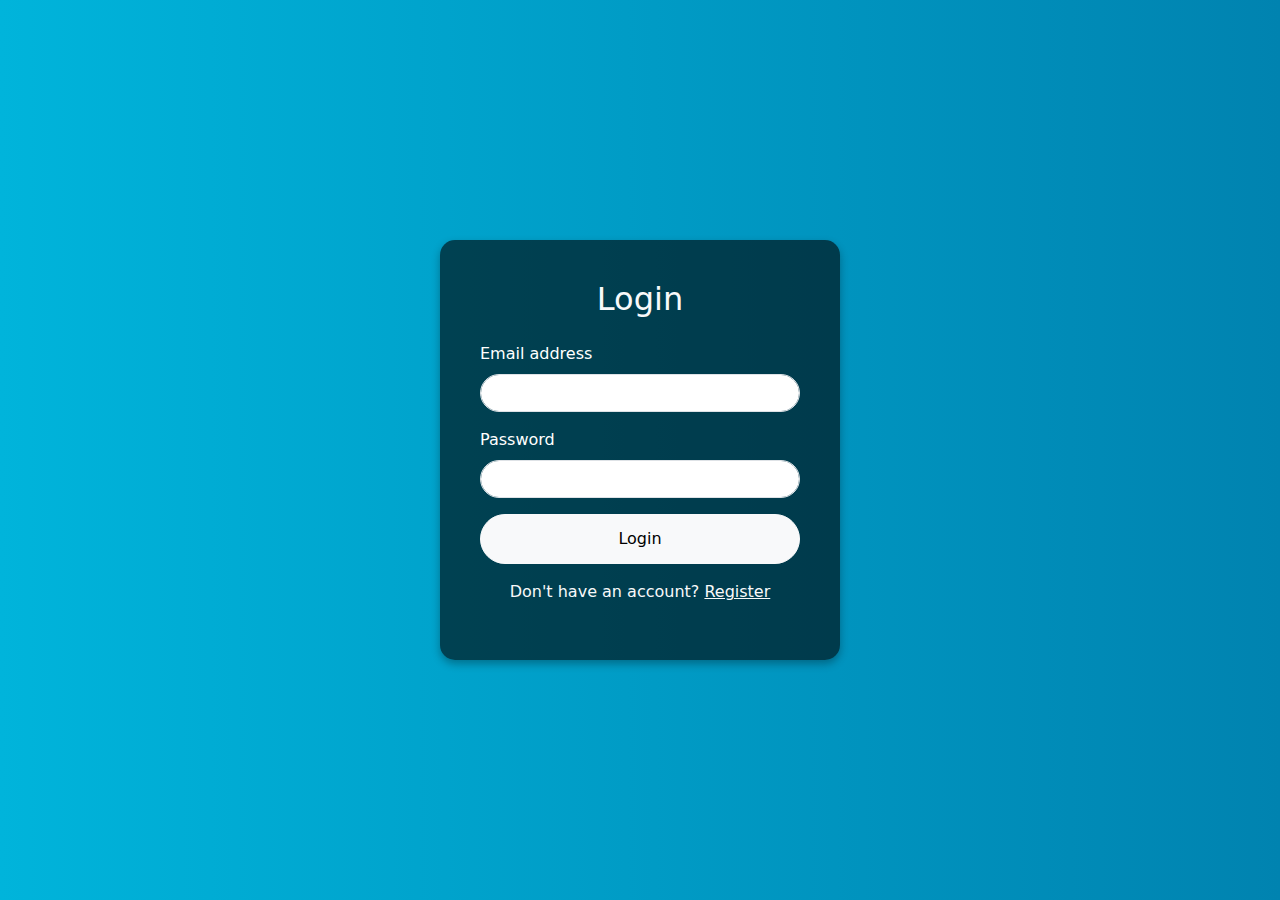
<file: login.html>
<!DOCTYPE html>
<html lang="en">
<head>
    <meta charset="UTF-8">
    <meta name="viewport" content="width=device-width, initial-scale=1.0">
    <title>Login - FaithFlow</title>
    <link rel="stylesheet" href="https://maxcdn.bootstrapcdn.com/bootstrap/5.1.3/css/bootstrap.min.css">
    <link rel="stylesheet" href="../src/assets/css/styles.css"> <!-- Your custom styles -->
    <style>
        body {
            display: flex;
            justify-content: center;
            align-items: center;
            height: 100vh;
            margin: 0;
            background: linear-gradient(to right, #00b4db, #0083b0);
            color: #fff;
        }
        .login-container {
            background: rgba(0, 0, 0, 0.6);
            border-radius: 15px;
            padding: 40px;
            max-width: 400px;
            width: 100%;
            box-shadow: 0 4px 8px rgba(0, 0, 0, 0.3);
        }
        .btn-custom {
            border-radius: 25px;
            padding: 12px 20px;
            font-size: 16px;
        }
        .form-control {
            border-radius: 25px;
        }
        .form-label {
            font-weight: 500;
        }
        .text-light {
            color: #e0e0e0;
        }
    </style>
</head>
<body>
    <div class="login-container">
        <h2 class="mb-4 text-center text-light">Login</h2>
        <form action="login-action.html" method="post">
            <div class="mb-3">
                <label for="email" class="form-label">Email address</label>
                <input type="email" class="form-control" id="email" required>
            </div>
            <div class="mb-3">
                <label for="password" class="form-label">Password</label>
                <input type="password" class="form-control" id="password" required>
            </div>
            <button type="submit" class="btn btn-light btn-custom w-100">Login</button>
            <p class="mt-3 text-center text-light">Don't have an account? <a href="register.html" class="text-light">Register</a></p>
        </form>
    </div>
</body>
</html>
</file>
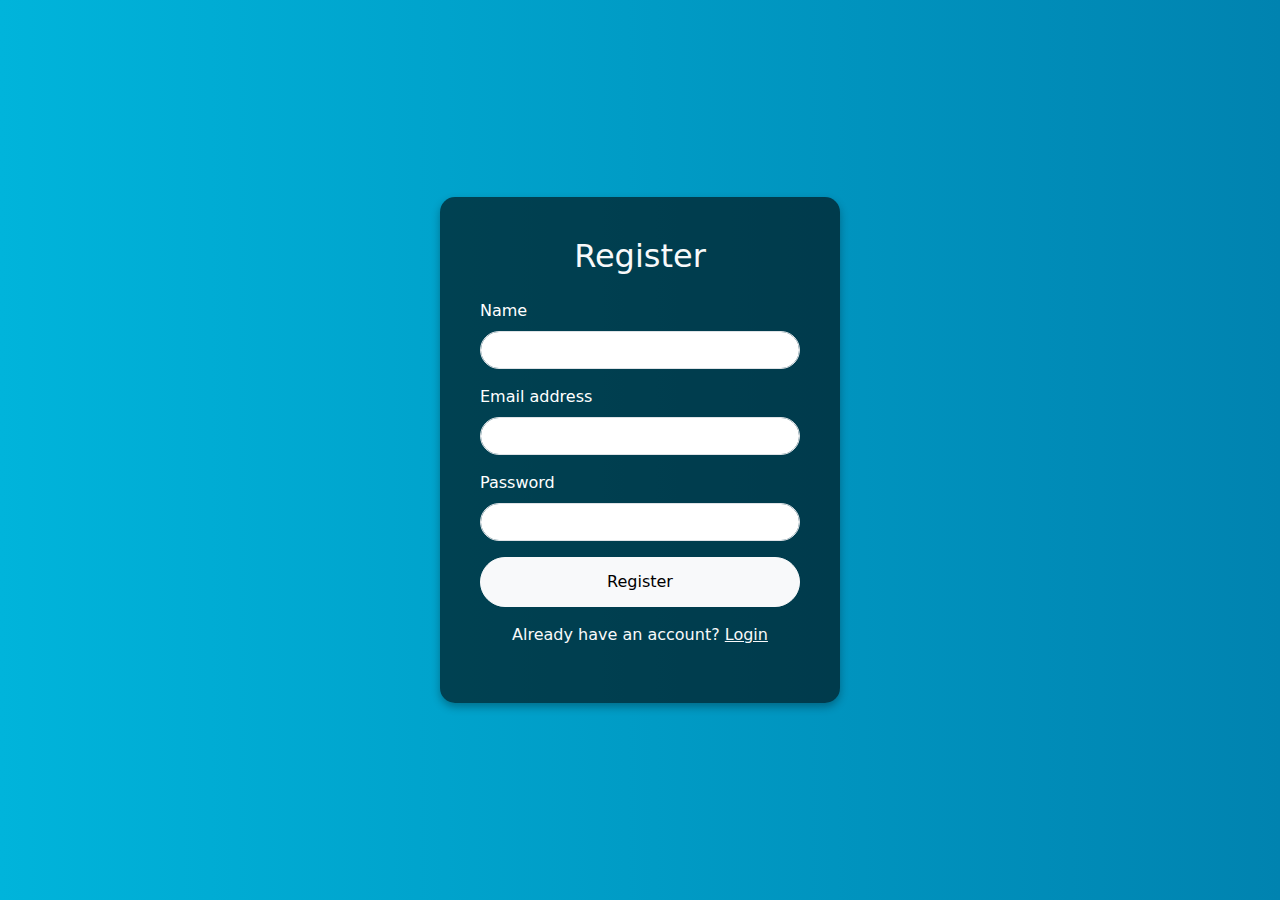
<file: register.html>
<!DOCTYPE html>
<html lang="en">
<head>
    <meta charset="UTF-8">
    <meta name="viewport" content="width=device-width, initial-scale=1.0">
    <title>Register - FaithFlow</title>
    <link rel="stylesheet" href="https://maxcdn.bootstrapcdn.com/bootstrap/5.1.3/css/bootstrap.min.css">
    <link rel="stylesheet" href="../src/assets/css/styles.css"> <!-- Your custom styles -->
    <style>
        body {
            display: flex;
            justify-content: center;
            align-items: center;
            height: 100vh;
            margin: 0;
            background: linear-gradient(to right, #00b4db, #0083b0);
            color: #fff;
        }
        .register-container {
            background: rgba(0, 0, 0, 0.6);
            border-radius: 15px;
            padding: 40px;
            max-width: 400px;
            width: 100%;
            box-shadow: 0 4px 8px rgba(0, 0, 0, 0.3);
        }
        .btn-custom {
            border-radius: 25px;
            padding: 12px 20px;
            font-size: 16px;
        }
        .form-control {
            border-radius: 25px;
        }
        .form-label {
            font-weight: 500;
        }
        .text-light {
            color: #e0e0e0;
        }
    </style>
</head>
<body>
    <div class="register-container">
        <h2 class="mb-4 text-center text-light">Register</h2>
        <form action="register-action.html" method="post">
            <div class="mb-3">
                <label for="name" class="form-label">Name</label>
                <input type="text" class="form-control" id="name" required>
            </div>
            <div class="mb-3">
                <label for="email" class="form-label">Email address</label>
                <input type="email" class="form-control" id="email" required>
            </div>
            <div class="mb-3">
                <label for="password" class="form-label">Password</label>
                <input type="password" class="form-control" id="password" required>
            </div>
            <button type="submit" class="btn btn-light btn-custom w-100">Register</button>
            <p class="mt-3 text-center text-light">Already have an account? <a href="login.html" class="text-light">Login</a></p>
        </form>
    </div>
</body>
</html>
</file>
<file: src/assets/css/styles.css>
body {
    margin: 0;
    padding: 0;
}

#app-header {
    position: fixed;
    width: 100%;
    top: 0;
    left: 0;
    z-index: 1030; /* Ensure the header is above other content */
}

#bottom-navbar {
    position: fixed;
    width: 100%;
    bottom: 0;
    left: 0;
    z-index: 1030; /* Ensure the navbar is above other content */
}

.container {
    margin-top: 60px; /* Adjust based on header height */
}

.tab-content {
    margin-top: 20px; /* Space between tabs and tab content */
}

/* Container for horizontal scrolling */
.tab-container {
    overflow-x: auto; /* Enable horizontal scrolling */
    white-space: nowrap; /* Prevent wrapping */
    padding-bottom: 10px; /* Space below the tabs */
}

/* Ensure tabs stay in one line */
.nav-tabs {
    display: flex;
    flex-wrap: nowrap; /* Keep tabs in one line */
    margin: 0;
    padding: 0;
    border: none; /* Remove default border */
}

.nav-item {
    flex: 0 0 auto; /* Prevent items from shrinking */
}

/* Ensure tab links don't wrap */
.nav-link {
    white-space: nowrap;
}

#qibla-map {
    width: 100%;
    height: 400px;
    position: relative;
}

.compass {
    width: 100px; /* Adjust size as needed */
    height: 100px; /* Adjust size as needed */
    background-image: url('/public/images/compass.png'); /* Correct path to your compass image */
    background-size: cover;
    background-position: center;
    margin: 0 auto; /* Center the compass */
    transform: rotate(0deg); /* Initial rotation */
    position: relative;
    top: 20px; /* Adjust position if needed */
}

.logo-style {
  text-decoration: none;
  color: black;
}
</file>
